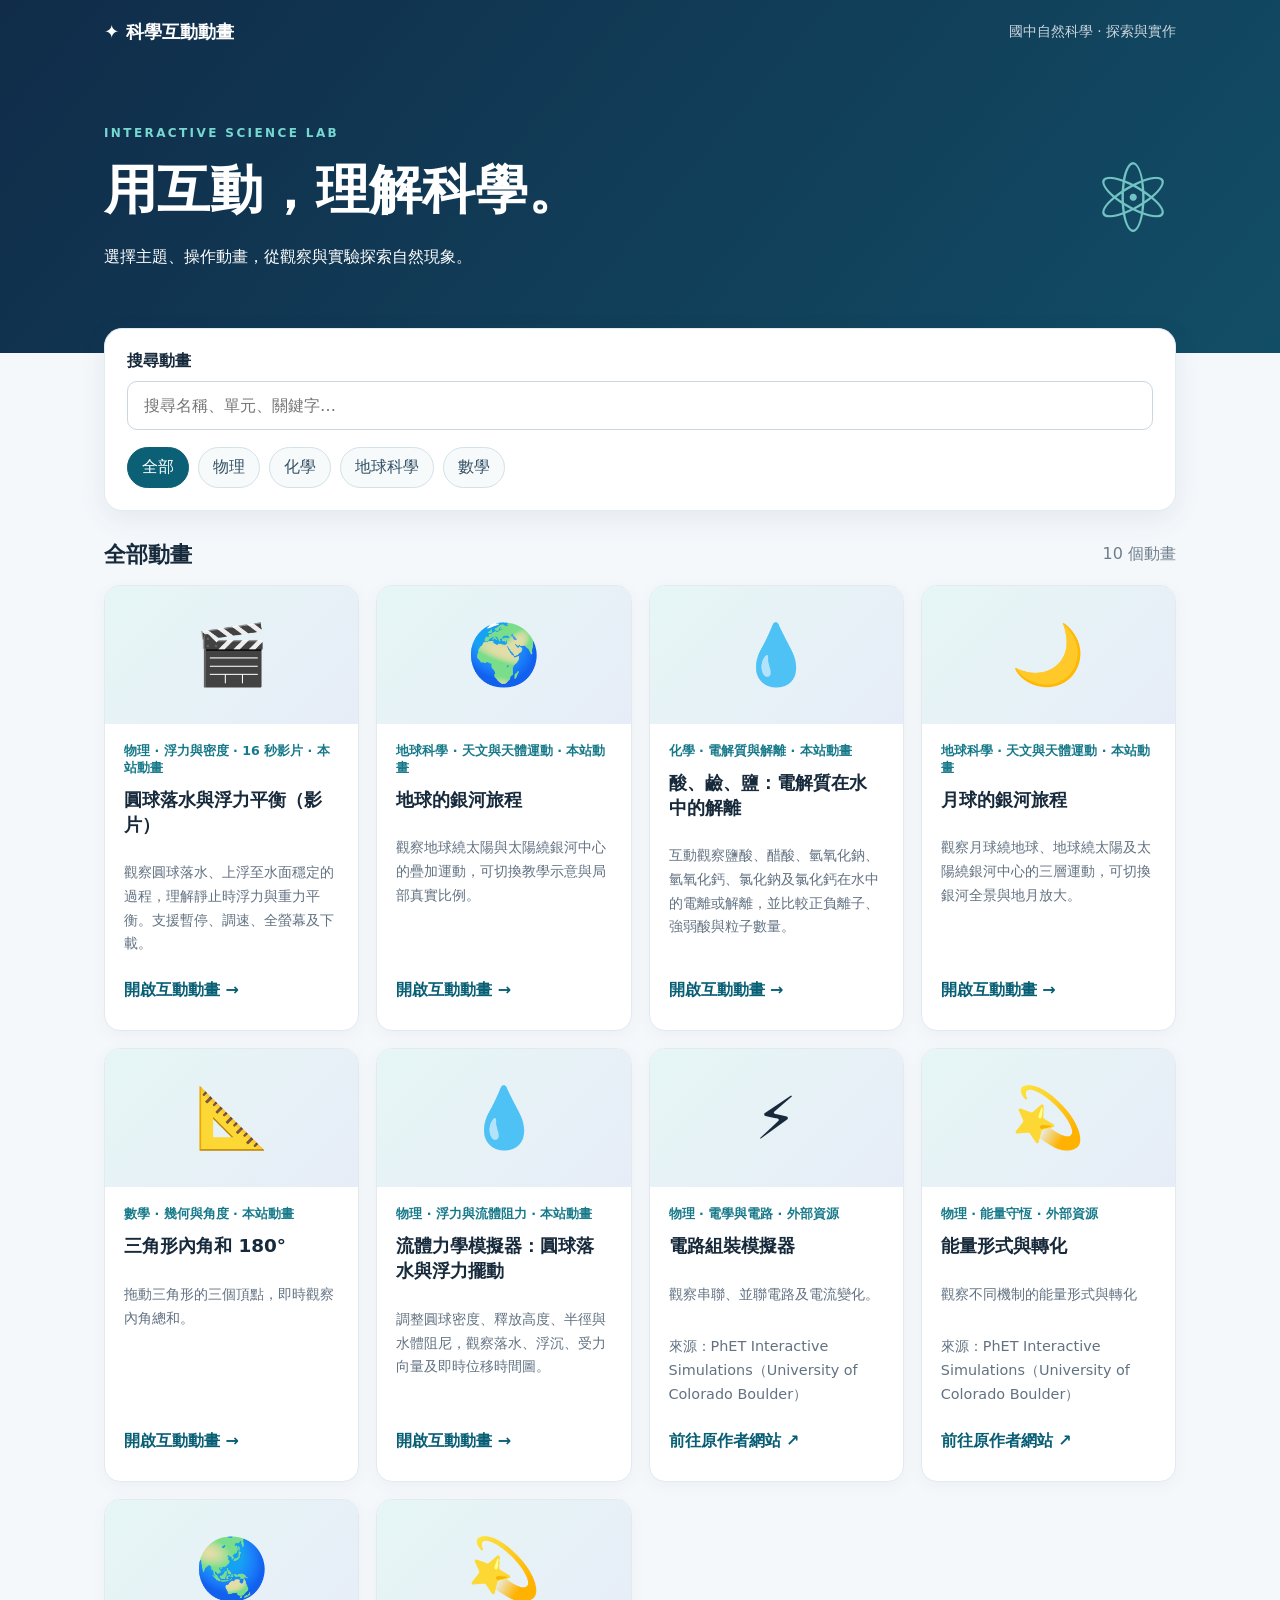
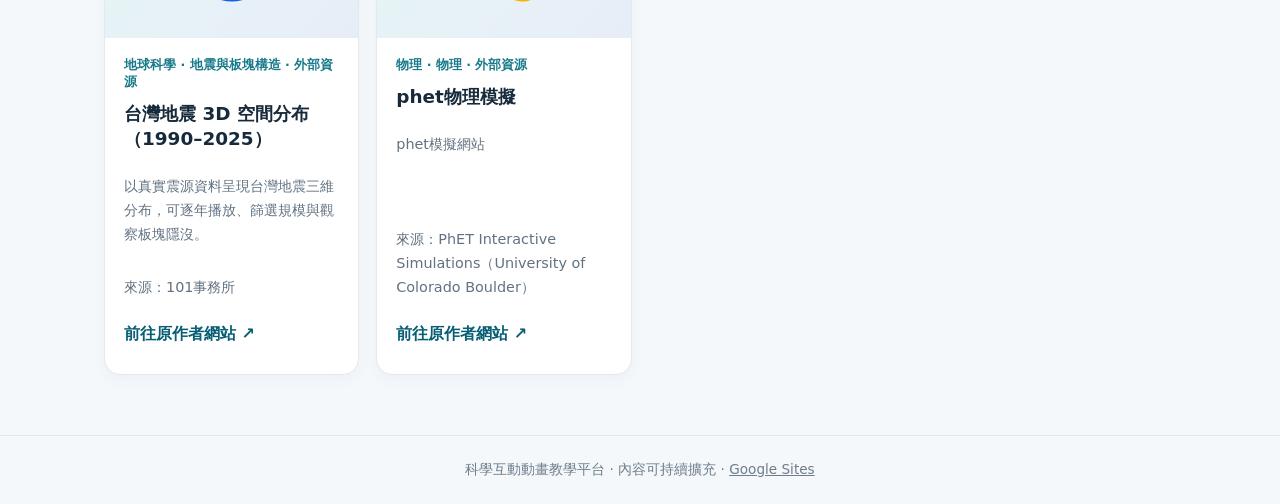
<file: index.html>
<!doctype html><html lang="zh-Hant"><head><meta charset="utf-8"><meta name="viewport" content="width=device-width,initial-scale=1"><meta name="description" content="國中科學互動動畫教學平台"><title>科學互動動畫教學平台</title><link rel="stylesheet" href="style.css"></head><body><header><div class="top"><a class="brand" href="./">✦ 科學互動動畫</a><span class="tag">國中自然科學 · 探索與實作</span></div><div class="hero"><div><p class="eyebrow">INTERACTIVE SCIENCE LAB</p><h1>用互動，理解科學。</h1><p>選擇主題、操作動畫，從觀察與實驗探索自然現象。</p></div><div class="orb" aria-hidden="true">⚛</div></div></header><main><section class="tools"><label for="search">搜尋動畫</label><input id="search" type="search" placeholder="搜尋名稱、單元、關鍵字…" autocomplete="off"><div id="filters" class="filters" aria-label="學科篩選"></div></section><div class="summary"><h2 id="section-title">全部動畫</h2><span id="count"></span></div><section id="cards" class="cards" aria-live="polite"></section><div id="empty" class="empty" hidden>目前沒有符合條件的動畫。試試其他關鍵字。</div></main><footer>科學互動動畫教學平台 · 內容可持續擴充 · <a href="https://sites.google.com/" target="_blank" rel="noopener">Google Sites</a></footer><script src="app.js" defer></script></body></html>
</file>
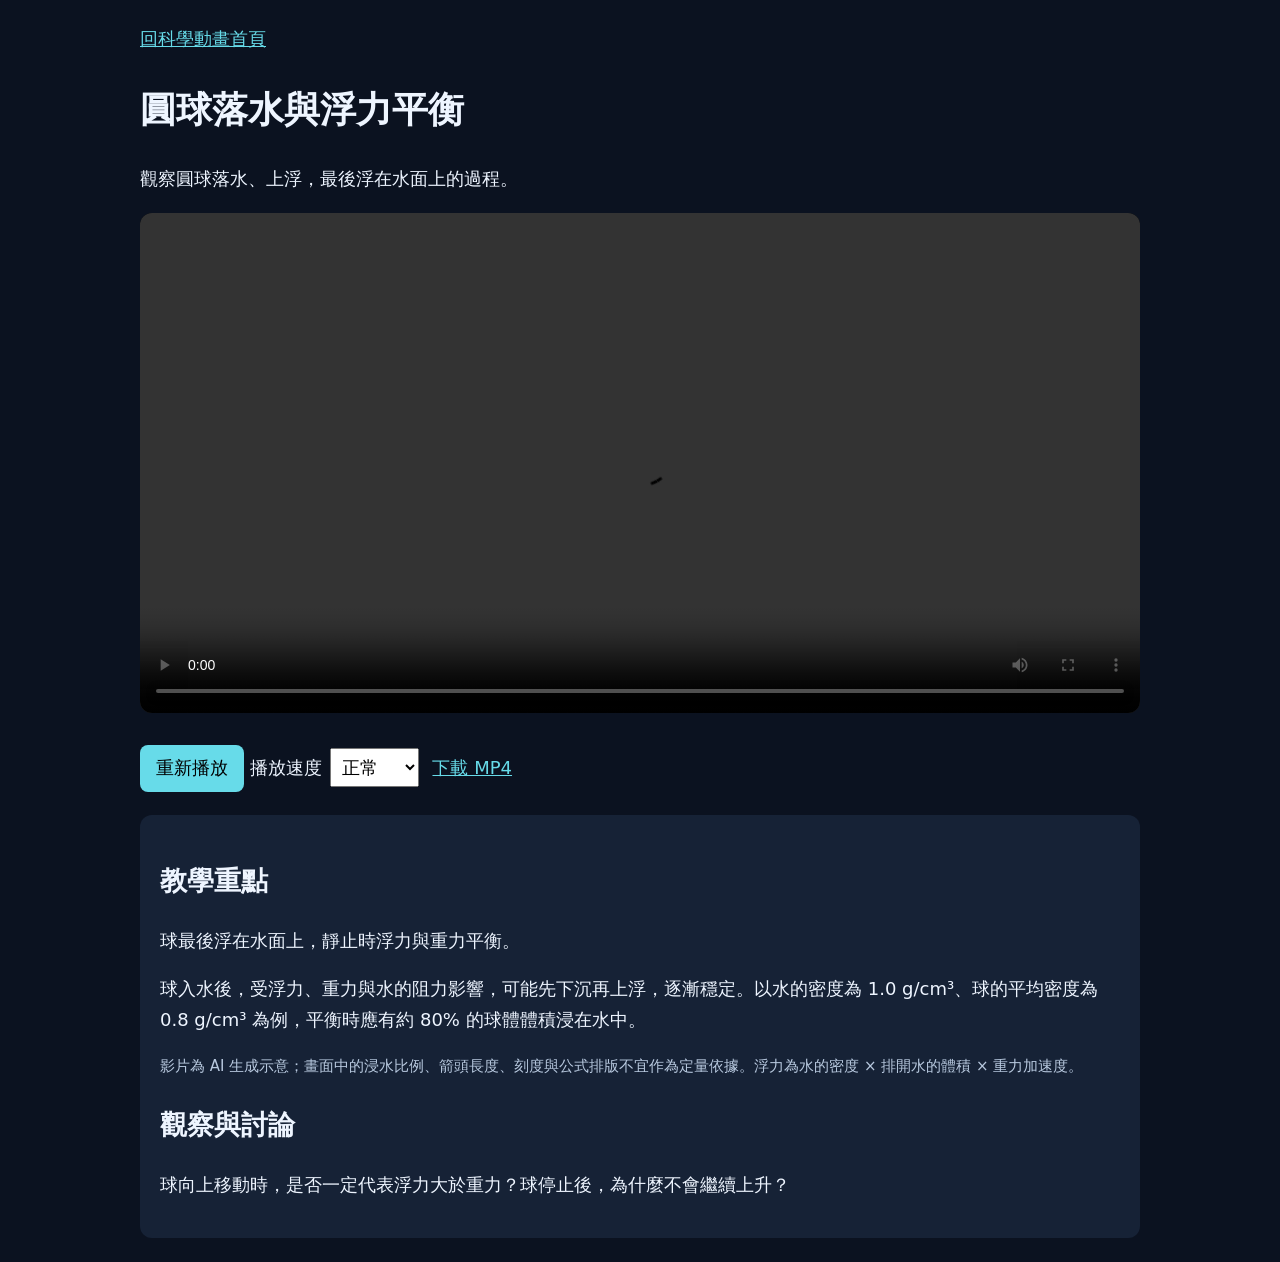
<file: animations/ball-float/index.html>
<!doctype html>
<html lang="zh-Hant"><head><meta charset="utf-8"><meta name="viewport" content="width=device-width,initial-scale=1"><title>圓球落水與浮力平衡｜科學動畫</title><style>body{margin:0;background:#0b1220;color:#eef5ff;font:18px/1.7 system-ui,"Microsoft JhengHei",sans-serif}main{max-width:1000px;margin:auto;padding:24px}a{color:#67dbe9}video{width:100%;background:#000;border-radius:12px}section{background:#162236;padding:20px;border-radius:12px;margin-top:20px}h1{font-size:clamp(25px,4vw,36px)}button{font:inherit;background:#67dbe9;border:0;border-radius:8px;padding:8px 16px;cursor:pointer}select{font:inherit;padding:7px;margin:8px}small{display:block;color:#b8c9df}</style></head><body><main><a href="../../">回科學動畫首頁</a><h1>圓球落水與浮力平衡</h1><p>觀察圓球落水、上浮，最後浮在水面上的過程。</p><video id="film" controls playsinline preload="metadata"><source src="ball_float_extended.mp4" type="video/mp4">您的瀏覽器無法播放影片，請下載觀看。</video><p><button id="replay" type="button">重新播放</button> <label>播放速度<select id="speed"><option value="0.5">0.5 倍</option><option value="1" selected>正常</option><option value="1.5">1.5 倍</option></select></label> <a href="ball_float_extended.mp4" download>下載 MP4</a></p><section><h2>教學重點</h2><p>球最後浮在水面上，靜止時浮力與重力平衡。</p><p>球入水後，受浮力、重力與水的阻力影響，可能先下沉再上浮，逐漸穩定。以水的密度為 1.0 g/cm³、球的平均密度為 0.8 g/cm³ 為例，平衡時應有約 80% 的球體體積浸在水中。</p><small>影片為 AI 生成示意；畫面中的浸水比例、箭頭長度、刻度與公式排版不宜作為定量依據。浮力為水的密度 × 排開水的體積 × 重力加速度。</small><h2>觀察與討論</h2><p>球向上移動時，是否一定代表浮力大於重力？球停止後，為什麼不會繼續上升？</p></section></main><script>const film=document.querySelector('#film');document.querySelector('#replay').onclick=()=>{film.currentTime=0;film.play().catch(()=>{})};document.querySelector('#speed').onchange=e=>{film.playbackRate=Number(e.target.value)};</script></body></html>
</file>
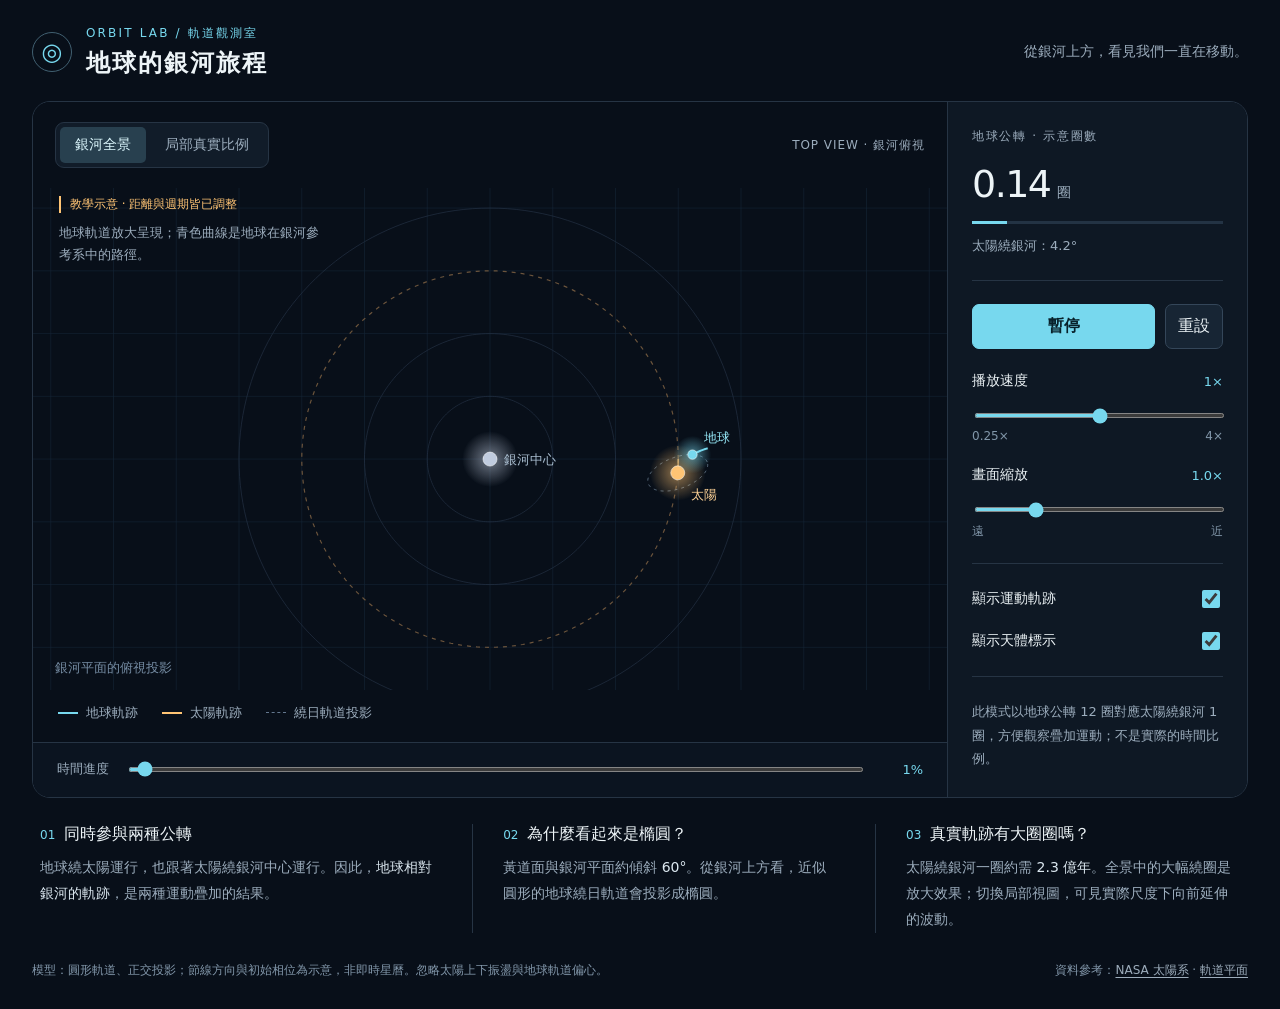
<file: animations/earth-galactic-journey.html>
<!doctype html>
<html lang="zh-Hant"><head><meta charset="utf-8"><meta name="viewport" content="width=device-width,initial-scale=1"><meta name="theme-color" content="#080f19"><title>地球的銀河旅程｜互動軌道觀測</title><meta name="description" content="從銀河系上方，觀察地球繞太陽與太陽繞銀河中心的疊加運動。可切換教學示意與局部真實比例。"><link rel="icon" type="image/svg+xml" href="data:image/svg+xml,%3Csvg xmlns='http://www.w3.org/2000/svg' viewBox='0 0 32 32'%3E%3Crect width='32' height='32' rx='8' fill='%23080f19'/%3E%3Cellipse cx='16' cy='16' rx='12' ry='7' fill='none' stroke='%2377d8ee' transform='rotate(-30 16 16)'/%3E%3Ccircle cx='16' cy='16' r='4' fill='%23ffc474'/%3E%3Ccircle cx='26' cy='10' r='3' fill='%2377d8ee'/%3E%3C/svg%3E"><style>
:root{color-scheme:dark;--bg:#080f19;--panel:#0e1824;--line:#263444;--text:#edf4f7;--muted:#9cadbd;--cyan:#77d8ee;--gold:#ffc474}*{box-sizing:border-box}body{margin:0;background:var(--bg);color:var(--text);font-family:system-ui,-apple-system,"Noto Sans TC","Microsoft JhengHei",sans-serif;font-size:16px}button,input{font:inherit}button,a,input{touch-action:manipulation}button{cursor:pointer}button:focus-visible,a:focus-visible,input:focus-visible{outline:2px solid var(--cyan);outline-offset:5px}header{max-width:1500px;margin:auto;padding:25px 32px 22px;display:flex;align-items:center;justify-content:space-between;gap:20px}.brand{display:flex;gap:14px;align-items:center}.mark{width:40px;height:40px;border:1px solid #416071;border-radius:50%;display:grid;place-items:center;color:var(--cyan);font-size:24px}.eyebrow{color:var(--cyan);font-size:12px;letter-spacing:.18em;margin-bottom:5px}h1{font-size:24px;font-weight:600;letter-spacing:.08em;margin:0}.header-note{font-size:14px;color:var(--muted)}main{max-width:1500px;margin:auto;padding:0 32px 28px}.workspace{display:grid;grid-template-columns:minmax(0,1fr) 300px;border:1px solid var(--line);border-radius:18px;overflow:hidden}.visual{min-width:0;background:#080f19;position:relative;display:flex;flex-direction:column}.viewbar{padding:20px 22px;display:flex;justify-content:space-between;gap:16px;align-items:center;z-index:1}.segmented{display:flex;background:#111c29;padding:4px;border:1px solid var(--line);border-radius:9px;gap:4px}.segmented button{border:0;background:transparent;color:var(--muted);padding:9px 15px;border-radius:5px;font-size:14px}.segmented button[aria-pressed=true]{background:#28404f;color:#def9ff}.view-label{font-size:12px;color:var(--muted);letter-spacing:.08em}.canvas-wrap{position:relative;flex:1;min-height:430px;height:min(58vw,560px)}canvas{width:100%;height:100%;display:block}.overlay{position:absolute;top:5px;left:26px;pointer-events:none}.overlay .tag{font-size:12px;color:var(--gold);display:inline-block;border-left:2px solid var(--gold);padding-left:9px}.overlay p{color:var(--muted);font-size:13px;max-width:270px;line-height:1.7;margin-top:9px}.legend{display:flex;flex-wrap:wrap;gap:24px;padding:14px 25px 20px;font-size:13px;color:var(--muted)}.legend span{display:flex;align-items:center;gap:8px}.swatch{width:20px;height:2px;background:var(--cyan)}.swatch.gold{background:var(--gold)}.swatch.dash{background:transparent;border-top:1px dashed #63778e}.sidebar{border-left:1px solid var(--line);padding:26px 24px;background:var(--panel)}.section-title{font-size:12px;letter-spacing:.14em;color:var(--muted);margin:0 0 17px}.stat-main{font-size:38px;font-weight:400;letter-spacing:-.04em;font-variant-numeric:tabular-nums}.stat-main small{font-size:14px;color:var(--muted);letter-spacing:0;margin-left:6px}.progress{height:3px;background:#233344;margin:15px 0 10px;overflow:hidden}.progress i{display:block;background:var(--cyan);height:100%;width:0}.stat-meta{font-size:13px;line-height:1.8;color:var(--muted)}.divider{border:0;border-top:1px solid var(--line);margin:23px 0}.play-row{display:flex;gap:10px}.play-row button{padding:11px 12px;border-radius:7px;border:1px solid #344659;color:var(--text);background:#172534}.play-row .primary{flex:1;background:var(--cyan);color:#08212a;border-color:var(--cyan);font-weight:600}.control{margin-top:23px}.control label{font-size:14px;display:flex;justify-content:space-between;align-items:center;margin-bottom:13px}.control output{color:var(--cyan);font-variant-numeric:tabular-nums;font-size:13px}input[type=range]{width:100%;accent-color:var(--cyan);height:5px;cursor:pointer}.range-ends{display:flex;justify-content:space-between;font-size:12px;color:#8196a9;margin-top:7px}.toggle-row{display:flex;align-items:center;justify-content:space-between;margin:18px 0;font-size:14px}.toggle-row input{width:18px;height:18px;accent-color:var(--cyan)}.note{font-size:13px;color:var(--muted);line-height:1.8;margin:0}.timeline{border-top:1px solid var(--line);padding:17px 24px 19px;display:flex;align-items:center;gap:17px;background:#0b1420}.timeline label{font-size:13px;color:var(--muted);white-space:nowrap}.timeline input{flex:1;min-width:0}.timeline output{font-size:13px;color:var(--cyan);width:40px;text-align:right;font-variant-numeric:tabular-nums}.below{display:grid;grid-template-columns:1.1fr 1fr 1fr;gap:30px;margin-top:26px}.below article{padding:0 8px}.below article+article{border-left:1px solid var(--line);padding-left:30px}.below h2{font-size:16px;font-weight:500;margin:0 0 10px}.below p{font-size:14px;color:var(--muted);line-height:1.85;margin:0}.number{color:var(--cyan);font-size:12px;font-weight:400;margin-right:9px}.below strong{font-weight:500;color:#dce8f0}footer{margin-top:27px;color:#8297aa;font-size:12px;line-height:1.8;display:flex;justify-content:space-between;gap:20px}footer a{color:#9dadbc;text-underline-offset:3px}.hidden{display:none}@media(min-width:1600px){header{padding-top:40px}.canvas-wrap{height:590px}}@media(max-width:900px){header{padding:20px}.header-note{display:none}main{padding:0 16px 24px}.workspace{grid-template-columns:minmax(0,1fr) 255px}.sidebar{padding:22px 18px}.view-label{display:none}.viewbar{padding:16px}.segmented button{padding:8px 10px}.below{gap:18px}.below article+article{padding-left:18px}.canvas-wrap{min-height:400px}}@media(max-width:680px){h1{font-size:20px}.workspace{display:flex;flex-direction:column}.canvas-wrap{min-height:360px;height:95vw;max-height:480px}.sidebar{border-left:0;border-top:1px solid var(--line);display:grid;grid-template-columns:1fr 1fr;gap:22px}.sidebar .divider{display:none}.sidebar .control{margin-top:18px}.sidebar .side-bottom{grid-column:1/-1}.toggle-group{display:flex;gap:28px}.toggle-row{gap:12px;margin:0 0 12px}.sidebar .section-title{margin-bottom:9px}.below{grid-template-columns:1fr;gap:20px}.below article+article{border-left:0;padding:0 8px}.legend{gap:16px;padding:12px 16px;font-size:12px}.overlay{left:18px}.overlay p{max-width:220px;font-size:12px}footer{display:block}.timeline{padding:17px 16px}.stat-main{font-size:32px}.viewbar{padding-bottom:10px}}@media(prefers-reduced-motion:reduce){*{scroll-behavior:auto}}
</style></head><body>
<header><div class="brand"><span class="mark" aria-hidden="true">◎</span><div><div class="eyebrow">ORBIT LAB / 軌道觀測室</div><h1>地球的銀河旅程</h1></div></div><div class="header-note">從銀河上方，看見我們一直在移動。</div></header>
<main><div class="workspace"><section class="visual" aria-label="軌道動畫"><div class="viewbar"><div class="segmented" aria-label="觀察模式"><button id="globalBtn" aria-pressed="true">銀河全景</button><button id="localBtn" aria-pressed="false">局部真實比例</button></div><span class="view-label">TOP VIEW · 銀河俯視</span></div><div class="canvas-wrap"><canvas id="space" role="img" aria-label="地球繞太陽、太陽繞銀河中心的疊加運動動畫"></canvas><div class="overlay"><span class="tag" id="modeTag">教學示意 · 距離與週期皆已調整</span><p id="viewNote">地球軌道放大呈現；青色曲線是地球在銀河參考系中的路徑。</p></div></div><div class="legend"><span><i class="swatch"></i>地球軌跡</span><span><i class="swatch gold"></i>太陽軌跡</span><span><i class="swatch dash"></i>繞日軌道投影</span></div><div class="timeline"><label for="scrub">時間進度</label><input id="scrub" type="range" min="0" max="1000" value="0"><output id="scrubOut" for="scrub">0%</output></div></section>
<aside class="sidebar"><div><p class="section-title" id="statTitle">地球公轉 · 示意圈數</p><div class="stat-main"><span id="yearValue">0.00</span><small id="yearUnit">圈</small></div><div class="progress"><i id="yearProgress"></i></div><div class="stat-meta" id="phaseValue">太陽繞銀河：0.0°</div><hr class="divider"><div class="play-row"><button class="primary" id="play">暫停</button><button id="reset" aria-label="重設動畫">重設</button></div></div><div><div class="control"><label for="speed">播放速度 <output id="speedOut">1×</output></label><input id="speed" type="range" min="0" max="4" step="1" value="2"><div class="range-ends"><span>0.25×</span><span>4×</span></div></div><div class="control"><label for="zoom">畫面縮放 <output id="zoomOut">1.0×</output></label><input id="zoom" type="range" min="0.7" max="2" step="0.1" value="1"><div class="range-ends"><span>遠</span><span>近</span></div></div><hr class="divider"></div><div class="side-bottom"><div class="toggle-group"><label class="toggle-row" for="trails">顯示運動軌跡<input id="trails" type="checkbox" checked></label><label class="toggle-row" for="labels">顯示天體標示<input id="labels" type="checkbox" checked></label></div><hr class="divider"><p class="note" id="modelNote">此模式以地球公轉 12 圈對應太陽繞銀河 1 圈，方便觀察疊加運動；不是實際的時間比例。</p></div></aside></div>
<div class="below"><article><h2><span class="number">01</span>同時參與兩種公轉</h2><p>地球繞太陽運行，也跟著太陽繞銀河中心運行。因此，<strong>地球相對銀河的軌跡</strong>，是兩種運動疊加的結果。</p></article><article><h2><span class="number">02</span>為什麼看起來是橢圓？</h2><p>黃道面與銀河平面約傾斜 <strong>60°</strong>。從銀河上方看，近似圓形的地球繞日軌道會投影成橢圓。</p></article><article><h2><span class="number">03</span>真實軌跡有大圈圈嗎？</h2><p>太陽繞銀河一圈約需 <strong>2.3 億年</strong>。全景中的大幅繞圈是放大效果；切換局部視圖，可見實際尺度下向前延伸的波動。</p></article></div>
<footer><span>模型：圓形軌道、正交投影；節線方向與初始相位為示意，非即時星曆。忽略太陽上下振盪與地球軌道偏心。</span><span>資料參考：<a href="https://science.nasa.gov/solar-system/solar-system-facts/" target="_blank" rel="noopener">NASA 太陽系</a> · <a href="https://www.nasa.gov/wp-content/uploads/2016/01/nosanov_2012_phi_ssears.pdf" target="_blank" rel="noopener">軌道平面</a></span></footer></main>
<script>
'use strict';
const $=id=>document.getElementById(id), canvas=$('space'),ctx=canvas.getContext('2d');
const TAU=2*Math.PI,tilt=Math.PI/3,nodeAngle=.35,AU_PER_YEAR=230*365.25*86400/149597870.7;
const state={mode:'global',t:0,playing:!matchMedia('(prefers-reduced-motion: reduce)').matches,speed:1,zoom:1,trails:true,labels:true};
let W=1,H=1,last=0;
function projectEarth(t,r){const p=t*TAU,x=r*Math.cos(p),y=r*Math.sin(p)*Math.cos(tilt);return{x:x*Math.cos(nodeAngle)-y*Math.sin(nodeAngle),y:x*Math.sin(nodeAngle)+y*Math.cos(nodeAngle)}}
function positions(t){const local=state.mode==='local',a=-TAU*t/12,sun=local?{x:AU_PER_YEAR*t,y:0}:{x:240*Math.cos(a),y:240*Math.sin(a)},e=projectEarth(t,local?1:40);return{sun,earth:{x:sun.x+e.x,y:sun.y+e.y}}}
function limit(){return state.mode==='global'?12:4}
function resize(){const box=canvas.getBoundingClientRect();W=box.width;H=box.height;const dpr=Math.min(devicePixelRatio||1,2);canvas.width=Math.round(W*dpr);canvas.height=Math.round(H*dpr);ctx.setTransform(dpr,0,0,dpr,0,0);draw()}
function setMode(mode){state.mode=mode;state.t=0;state.zoom=1;$('zoom').value='1';$('zoomOut').textContent='1.0×';sync();draw()}
function sync(){const local=state.mode==='local';$('globalBtn').setAttribute('aria-pressed',String(!local));$('localBtn').setAttribute('aria-pressed',String(local));$('play').textContent=state.playing?'暫停':'播放';$('yearValue').textContent=state.t.toFixed(2);$('yearUnit').textContent=local?'年':'圈';$('statTitle').textContent=local?'經過時間 · 地球年':'地球公轉 · 示意圈數';$('yearProgress').style.width=(state.t%1*100)+'%';$('phaseValue').textContent=local?'太陽已前進 '+(state.t*AU_PER_YEAR).toFixed(1)+' AU':'太陽繞銀河：'+(state.t/12*360).toFixed(1)+'°';$('scrub').value=state.t/limit()*1000;$('scrubOut').textContent=Math.round(state.t/limit()*100)+'%';$('modeTag').textContent=local?'局部視圖 · 位移與時間採一致比例':'教學示意 · 距離與週期皆已調整';$('viewNote').textContent=local?'鏡頭跟隨太陽；軌跡保留銀河參考系的位移。天體圓點大小仍放大。':'地球軌道放大呈現；青色曲線是地球在銀河參考系中的路徑。';$('modelNote').textContent=local?'採太陽速度約 230 km/s、地球軌道半徑 1 AU、週期 1 年。太陽每年前進約 48.5 AU；短時間內以直線近似其銀河軌道。':'此模式以地球公轉 12 圈對應太陽繞銀河 1 圈，方便觀察疊加運動；不是實際的時間比例。'}
function stroke(points,color,width=1,dash=[]){if(!points.length)return;ctx.beginPath();ctx.setLineDash(dash);ctx.strokeStyle=color;ctx.lineWidth=width;points.forEach((p,i)=>i?ctx.lineTo(p.x,p.y):ctx.moveTo(p.x,p.y));ctx.stroke();ctx.setLineDash([])}
function label(text,x,y,color='#a9bdcf'){ctx.fillStyle=color;ctx.font='13px system-ui, sans-serif';ctx.fillText(text,Math.min(W-ctx.measureText(text).width-10,Math.max(10,x)),Math.max(18,Math.min(H-12,y)))}
function body(p,r,color){const g=ctx.createRadialGradient(p.x,p.y,0,p.x,p.y,r*4);g.addColorStop(0,color+'90');g.addColorStop(1,color+'00');ctx.fillStyle=g;ctx.beginPath();ctx.arc(p.x,p.y,r*4,0,TAU);ctx.fill();ctx.beginPath();ctx.arc(p.x,p.y,r,0,TAU);ctx.fillStyle=color;ctx.fill();ctx.strokeStyle='#ffffff88';ctx.lineWidth=1;ctx.stroke()}
function draw(){ctx.clearRect(0,0,W,H);const local=state.mode==='local',P=positions(state.t),scale=(local?W/85:Math.min(W/690,H/640))*state.zoom,cx=local?W*.75:W*.5,cy=local?H*.57:H*.54;
const screen=p=>({x:cx+(p.x-(local?P.sun.x:0))*scale,y:cy-p.y*scale});
// A fixed coordinate grid gives the orbit diagram a readable scale.
ctx.strokeStyle='#152536';ctx.lineWidth=.6;const spacing=local?10*scale:80*scale,offset=local?((cx-P.sun.x*scale)%spacing+spacing)%spacing:cx%spacing;
for(let x=offset;x<W;x+=spacing){ctx.beginPath();ctx.moveTo(x,0);ctx.lineTo(x,H);ctx.stroke()}for(let y=cy%spacing;y<H;y+=spacing){ctx.beginPath();ctx.moveTo(0,y);ctx.lineTo(W,y);ctx.stroke()}
if(!local){for(const radius of [80,160,240,320]){const pts=[];for(let a=0;a<=TAU+.01;a+=TAU/180)pts.push(screen({x:radius*Math.cos(a),y:radius*Math.sin(a)}));stroke(pts,radius===240?'#6b543c':'#243144',radius===240?1.2:.7,radius===240?[4,5]:[])}const c=screen({x:0,y:0});body(c,7,'#c1ccdf');if(state.labels)label('銀河中心',c.x+14,c.y+5);}
const orbit=[];for(let i=0;i<=180;i++){const e=projectEarth(i/180,local?1:40);orbit.push(screen({x:P.sun.x+e.x,y:P.sun.y+e.y}))}stroke(orbit,'#8fa8be99',1,[3,4]);
if(state.trails&&state.t>0){const sun=[],earth=[],start=local?Math.max(0,state.t-2):0,count=Math.max(2,Math.ceil((state.t-start)*160));for(let i=0;i<=count;i++){const p=positions(start+(state.t-start)*i/count);sun.push(screen(p.sun));earth.push(screen(p.earth))}stroke(sun,'#ffc47499',1.7);stroke(earth,'#77d8ee',2);}
const s=screen(P.sun),e=screen(P.earth);body(s,local?5:7,'#ffc474');body(e,local?3.5:4.7,'#77d8ee');if(state.labels){label('太陽',s.x+13,s.y+26,'#ffd397');label('地球',e.x+12,e.y-13,'#95e7f6')}
if(local){const bar=10*scale;ctx.strokeStyle='#7b95ac';ctx.beginPath();ctx.moveTo(25,H-35);ctx.lineTo(25+bar,H-35);ctx.moveTo(25,H-39);ctx.lineTo(25,H-31);ctx.moveTo(25+bar,H-39);ctx.lineTo(25+bar,H-31);ctx.stroke();label('10 AU（地日距離的 10 倍）',25,H-47);label('太陽前進方向 →',W-155,H-20)}else label('銀河平面的俯視投影',22,H-18,'#768da4');}
function frame(now){if(last&&state.playing){state.t=Math.min(limit(),state.t+Math.min((now-last)/1000,.1)*state.speed/8);if(state.t>=limit())state.playing=false;}last=now;sync();draw();requestAnimationFrame(frame)}
$('globalBtn').onclick=()=>setMode('global');$('localBtn').onclick=()=>setMode('local');$('play').onclick=()=>{if(state.t>=limit())state.t=0;state.playing=!state.playing;sync()};$('reset').onclick=()=>{state.t=0;sync();draw()};$('speed').oninput=e=>{state.speed=[.25,.5,1,2,4][Number(e.target.value)];$('speedOut').textContent=state.speed+'×'};$('zoom').oninput=e=>{state.zoom=Number(e.target.value);$('zoomOut').textContent=state.zoom.toFixed(1)+'×';draw()};$('trails').onchange=e=>{state.trails=e.target.checked;draw()};$('labels').onchange=e=>{state.labels=e.target.checked;draw()};$('scrub').oninput=e=>{state.t=Number(e.target.value)/1000*limit();state.playing=false;sync();draw()};document.addEventListener('visibilitychange',()=>{last=0});
// Optional browser agent controls use the exact same state as the interface.
if(document.modelContext?.registerTool){try{Promise.resolve(document.modelContext.registerTool({name:'configure_orbit_simulation',description:'設定軌道動畫的視圖、時間與播放狀態。',inputSchema:{type:'object',properties:{mode:{type:'string',enum:['global','local']},time:{type:'number',minimum:0,maximum:12},playing:{type:'boolean'}},additionalProperties:false},annotations:{readOnlyHint:false,untrustedContentHint:false},execute(input){if(!input||typeof input!=='object'||Object.keys(input).some(k=>!['mode','time','playing'].includes(k)))throw new Error('無效設定');const mode=input.mode??state.mode;if(!['global','local'].includes(mode)||input.playing!==undefined&&typeof input.playing!=='boolean'||input.time!==undefined&&(!Number.isFinite(input.time)||input.time<0||input.time>(mode==='global'?12:4)))throw new Error('視圖或時間超出範圍');if(input.mode)setMode(input.mode);if(input.time!==undefined)state.t=input.time;if(input.playing!==undefined)state.playing=input.playing;sync();draw();return{mode:state.mode,time:state.t,playing:state.playing}}})).catch(()=>{})}catch{}}
new ResizeObserver(resize).observe(canvas.parentElement);resize();sync();requestAnimationFrame(frame);
</script></body></html>
</file>
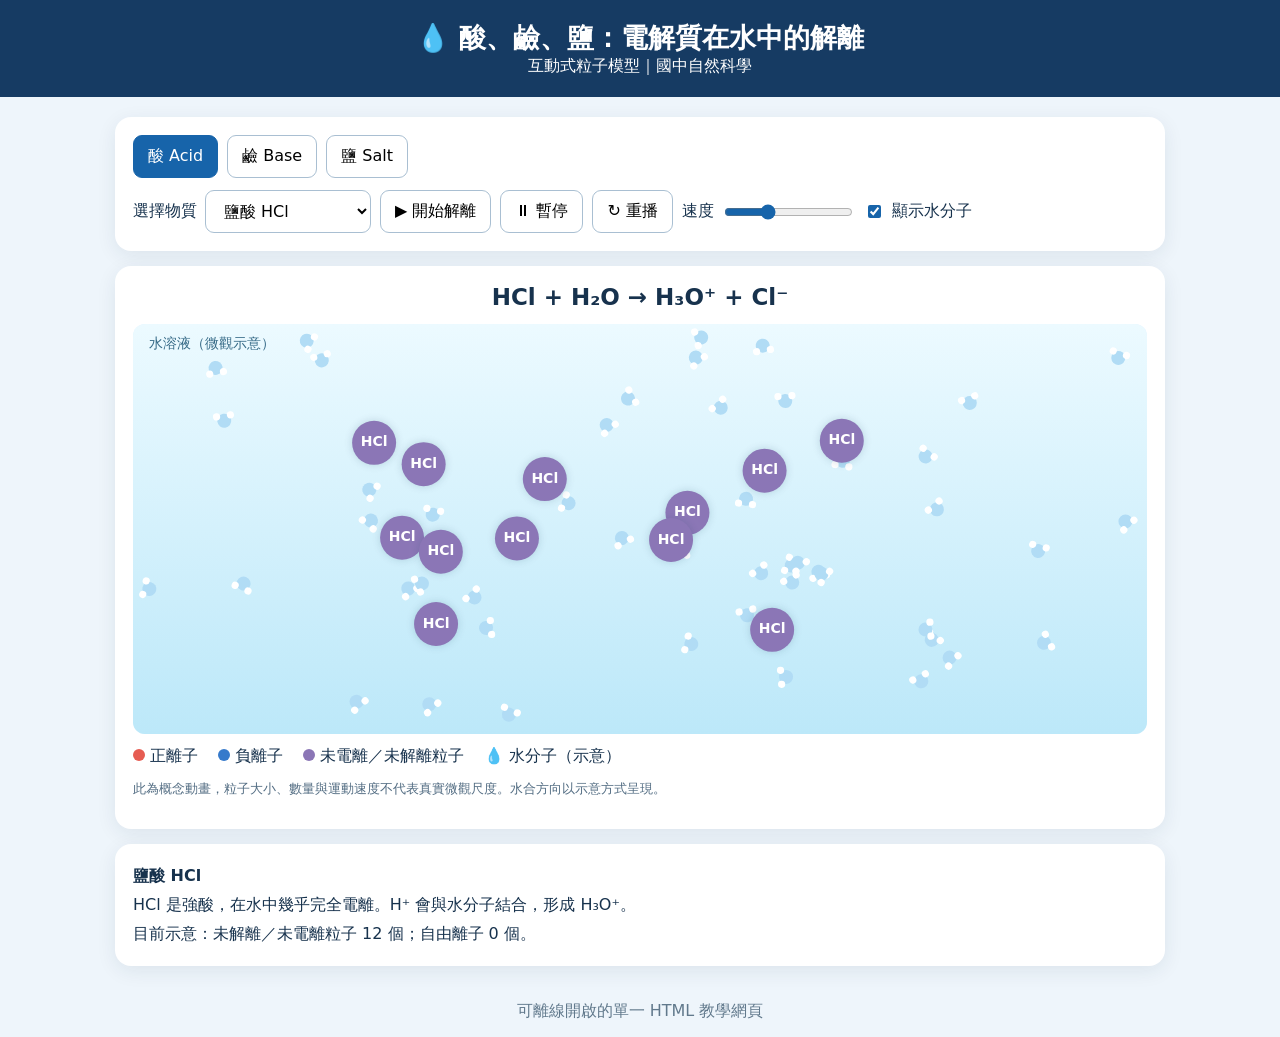
<file: animations/electrolyte-dissociation.html>
<!doctype html><html lang="zh-Hant"><head><meta charset="utf-8"><meta name="viewport" content="width=device-width,initial-scale=1"><title>酸鹼鹽電解質解離互動動畫</title><style>body{margin:0;font-family:system-ui,'Microsoft JhengHei',sans-serif;background:#eef5fb;color:#17324d}header{background:#163b63;color:white;padding:20px;text-align:center}h1{margin:0;font-size:27px}main{max-width:1050px;margin:20px auto;padding:0 16px}.panel{background:white;border-radius:16px;padding:18px;margin-bottom:15px;box-shadow:0 5px 20px #17324d15}.tabs,.controls{display:flex;gap:9px;flex-wrap:wrap;align-items:center}button,select{font:inherit;border:1px solid #a9bfd2;border-radius:9px;padding:10px 14px;background:white;cursor:pointer}button.active{background:#1764aa;color:white;border-color:#1764aa}button:hover{filter:brightness(.95)}label{display:flex;align-items:center;gap:8px}input{accent-color:#1764aa}canvas{width:100%;height:410px;border-radius:12px;background:#e1f5ff;display:block}.eq{font-size:23px;font-weight:700;text-align:center;min-height:40px}.info{line-height:1.8}.legend{display:flex;gap:20px;flex-wrap:wrap}.dot{display:inline-block;width:12px;height:12px;border-radius:50%;margin-right:5px}.pos{background:#e65c52}.neg{background:#367acb}.neutral{background:#8b76b6}.small{font-size:13px;color:#536d83}footer{text-align:center;padding:15px;color:#61798c}@media(max-width:600px){canvas{height:350px}.eq{font-size:18px}}</style></head><body><header><h1>💧 酸、鹼、鹽：電解質在水中的解離</h1><div>互動式粒子模型｜國中自然科學</div></header><main><section class="panel"><div class="tabs" id="tabs"><button data-cat="acid" class="active">酸 Acid</button><button data-cat="base">鹼 Base</button><button data-cat="salt">鹽 Salt</button></div><div class="controls" style="margin-top:12px"><label>選擇物質 <select id="substance"></select></label><button id="play">▶ 開始解離</button><button id="pause">⏸ 暫停</button><button id="reset">↻ 重播</button><label>速度 <input id="speed" type="range" min="0.3" max="2.5" step="0.1" value="1"></label><label><input id="water" type="checkbox" checked>顯示水分子</label></div></section><section class="panel"><div class="eq" id="equation"></div><canvas id="scene"></canvas><div class="legend" style="margin-top:12px"><span><i class="dot pos"></i>正離子</span><span><i class="dot neg"></i>負離子</span><span><i class="dot neutral"></i>未電離／未解離粒子</span><span>💧 水分子（示意）</span></div><p class="small">此為概念動畫，粒子大小、數量與運動速度不代表真實微觀尺度。水合方向以示意方式呈現。</p></section><section class="panel info"><strong id="heading"></strong><div id="description"></div><div id="count"></div></section></main><footer>可離線開啟的單一 HTML 教學網頁</footer><script>
const substances={acid:[{name:'鹽酸 HCl',eq:'HCl + H₂O → H₃O⁺ + Cl⁻',formula:'HCl',ions:[['H₃O⁺',1],['Cl⁻',-1]],rate:1,note:'HCl 是強酸，在水中幾乎完全電離。H⁺ 會與水分子結合，形成 H₃O⁺。'},{name:'醋酸 CH₃COOH',eq:'CH₃COOH + H₂O ⇌ H₃O⁺ + CH₃COO⁻',formula:'CH₃COOH',ions:[['H₃O⁺',1],['CH₃COO⁻',-1]],rate:.22,note:'醋酸是弱酸，只有部分分子電離，未電離分子與離子共存，形成動態平衡。'}],base:[{name:'氫氧化鈉 NaOH',eq:'NaOH → Na⁺ + OH⁻',formula:'NaOH',ions:[['Na⁺',1],['OH⁻',-1]],rate:1,note:'NaOH 是強鹼、離子化合物，在水中溶解並解離為 Na⁺ 和 OH⁻。'},{name:'氫氧化鈣 Ca(OH)₂',eq:'Ca(OH)₂ → Ca²⁺ + 2OH⁻',formula:'Ca(OH)₂',ions:[['Ca²⁺',2],['OH⁻',-1],['OH⁻',-1]],rate:1,note:'已溶解的 Ca(OH)₂ 幾乎完全解離；每個化學式單位產生一個 Ca²⁺ 與兩個 OH⁻。注意其在水中的溶解度有限。'}],salt:[{name:'氯化鈉 NaCl',eq:'NaCl → Na⁺ + Cl⁻',formula:'NaCl',ions:[['Na⁺',1],['Cl⁻',-1]],rate:1,note:'NaCl 是離子化合物，晶體溶解時，原有的 Na⁺ 與 Cl⁻ 分散到水中並受到水分子包圍。'},{name:'氯化鈣 CaCl₂',eq:'CaCl₂ → Ca²⁺ + 2Cl⁻',formula:'CaCl₂',ions:[['Ca²⁺',2],['Cl⁻',-1],['Cl⁻',-1]],rate:1,note:'CaCl₂ 溶於水時，一個化學式單位形成一個 Ca²⁺ 與兩個 Cl⁻，總電荷仍為零。'}]};
const canvas=document.getElementById('scene'),ctx=canvas.getContext('2d');let cat='acid',idx=0,particles=[],waters=[],playing=false,elapsed=0,last=0,speed=1,showWater=true;const N=12;
function current(){return substances[cat][idx]}function fit(){let r=canvas.getBoundingClientRect(),d=window.devicePixelRatio||1;canvas.width=r.width*d;canvas.height=r.height*d;ctx.setTransform(d,0,0,d,0,0)}function dims(){return {w:canvas.clientWidth,h:canvas.clientHeight}}function rand(a,b){return a+Math.random()*(b-a)}
function reset(){particles=[];waters=[];elapsed=0;playing=false;let {w,h}=dims(),s=current();for(let i=0;i<N;i++){let x=rand(w*.23,w*.77),y=rand(h*.25,h*.75);particles.push({x,y,vx:rand(-.22,.22),vy:rand(-.22,.22),label:s.formula,charge:0,group:i,split:false,willSplit:Math.random()<s.rate,at:rand(.5,5.2),r:22})}for(let i=0;i<48;i++)waters.push({x:rand(12,w-12),y:rand(12,h-12),vx:rand(-.22,.22),vy:rand(-.22,.22),angle:rand(0,6.28)});updateCount();draw()}
function split(p){let s=current();p.split=true;p.hidden=true;let {w,h}=dims();for(let [label,charge] of s.ions){let a=rand(0,6.28);particles.push({x:p.x+Math.cos(a)*14,y:p.y+Math.sin(a)*14,vx:Math.cos(a)*rand(.45,.9),vy:Math.sin(a)*rand(.45,.9),label,charge,group:p.group,split:true,r:label.length>5?23:20})}}
function move(p,dt,w,h){p.x+=p.vx*dt*speed;p.y+=p.vy*dt*speed;let m=32;if(p.x<m||p.x>w-m)p.vx*=-1;if(p.y<m||p.y>h-m)p.vy*=-1;p.x=Math.max(m,Math.min(w-m,p.x));p.y=Math.max(m,Math.min(h-m,p.y))}
function circle(x,y,r,fill){ctx.beginPath();ctx.arc(x,y,r,0,Math.PI*2);ctx.fillStyle=fill;ctx.fill()}
function draw(){let {w,h}=dims();ctx.clearRect(0,0,w,h);let grad=ctx.createLinearGradient(0,0,0,h);grad.addColorStop(0,'#ecfaff');grad.addColorStop(1,'#bce8f9');ctx.fillStyle=grad;ctx.fillRect(0,0,w,h);ctx.fillStyle='#366a87';ctx.font='14px system-ui';ctx.fillText('水溶液（微觀示意）',16,24);if(showWater)for(let a of waters){ctx.save();ctx.translate(a.x,a.y);ctx.rotate(a.angle);circle(0,0,7,'#b1dcf5');circle(-7,5,3.6,'#ffffff');circle(7,5,3.6,'#ffffff');ctx.restore()}for(let p of particles){if(p.hidden)continue;let fill=p.charge>0?'#e65c52':p.charge<0?'#367acb':'#8b76b6';ctx.shadowColor='#234a6a33';ctx.shadowBlur=8;circle(p.x,p.y,p.r,fill);ctx.shadowBlur=0;ctx.textAlign='center';ctx.textBaseline='middle';ctx.fillStyle='white';ctx.font=`bold ${p.label.length>6?10:p.label.length>4?12:14}px system-ui`;ctx.fillText(p.label,p.x,p.y);if(showWater&&p.charge!==0){for(let k=0;k<4;k++){let a=k*Math.PI/2+elapsed*.12,dx=Math.cos(a)*33,dy=Math.sin(a)*33;ctx.save();ctx.translate(p.x+dx,p.y+dy);ctx.rotate(a+(p.charge>0?Math.PI:0));circle(-4,0,3.4,'#ffffff');circle(4,0,3.4,'#ffffff');circle(0,4,6,'#84bfe5');ctx.restore()}}}ctx.textAlign='left';ctx.textBaseline='alphabetic'}
function updateCount(){let base=particles.filter(p=>!p.hidden&&p.charge===0).length,ions=particles.filter(p=>!p.hidden&&p.charge!==0).length;document.getElementById('count').textContent=`目前示意：未解離／未電離粒子 ${base} 個；自由離子 ${ions} 個。`}
function tick(t){if(!last)last=t;let dt=Math.min((t-last)/16.67,3);last=t;if(playing){elapsed+=dt*.01667*speed;let {w,h}=dims();for(let p of [...particles]){if(p.hidden)continue;if(!p.split&&p.willSplit&&elapsed>p.at)split(p);else move(p,dt,w,h)}for(let a of waters){a.x+=a.vx*dt*speed;a.y+=a.vy*dt*speed;a.angle+=.004*dt;if(a.x<8||a.x>w-8)a.vx*=-1;if(a.y<8||a.y>h-8)a.vy*=-1}updateCount()}draw();requestAnimationFrame(tick)}
function render(){let sel=document.getElementById('substance');sel.innerHTML='';substances[cat].forEach((s,i)=>{let o=document.createElement('option');o.value=i;o.textContent=s.name;sel.append(o)});sel.value=idx;let s=current();document.getElementById('equation').textContent=s.eq;document.getElementById('heading').textContent=s.name;document.getElementById('description').textContent=s.note;reset()}
document.querySelectorAll('[data-cat]').forEach(b=>b.onclick=()=>{cat=b.dataset.cat;idx=0;document.querySelectorAll('[data-cat]').forEach(x=>x.classList.toggle('active',x===b));render()});document.getElementById('substance').onchange=e=>{idx=+e.target.value;render()};document.getElementById('play').onclick=()=>playing=true;document.getElementById('pause').onclick=()=>playing=false;document.getElementById('reset').onclick=()=>{reset();playing=true};document.getElementById('speed').oninput=e=>speed=+e.target.value;document.getElementById('water').onchange=e=>showWater=e.target.checked;window.addEventListener('resize',()=>{fit();reset()});fit();render();requestAnimationFrame(tick);
</script></body></html>
</file>
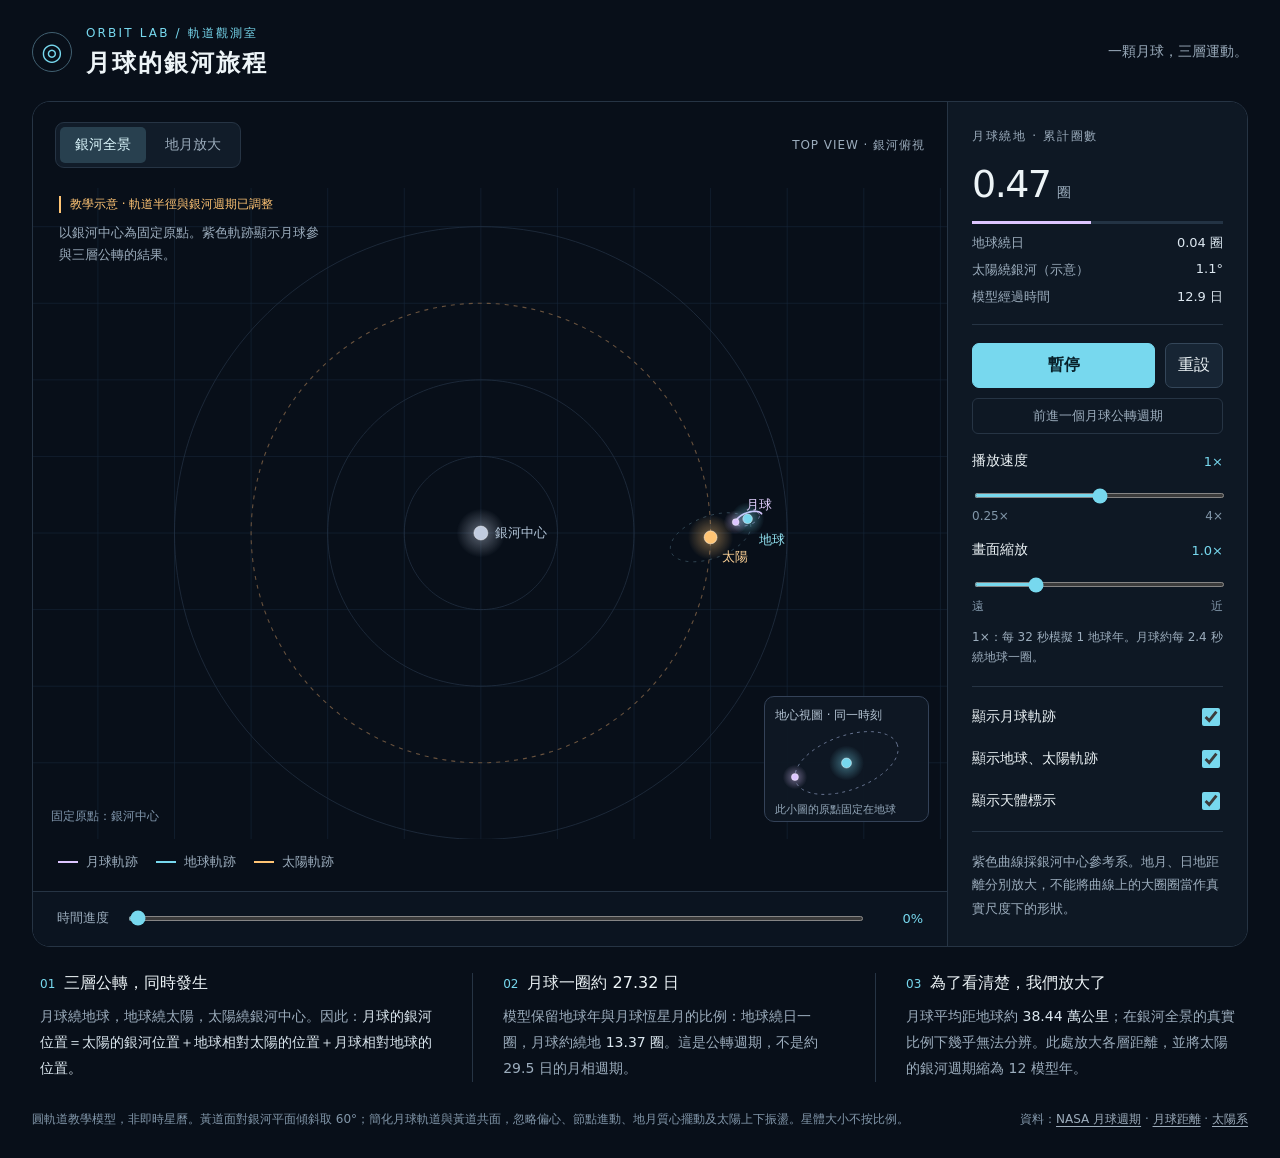
<file: animations/moon-galactic-journey.html>
<!doctype html><html lang="zh-Hant"><head><meta charset="utf-8"><meta name="viewport" content="width=device-width,initial-scale=1"><meta name="theme-color" content="#080f19"><title>月球的銀河旅程｜三層軌道互動動畫</title><meta name="description" content="銀河中心參考系下，月球繞地球、地球繞太陽、太陽繞銀河的疊加運動。單檔離線互動模型。"><link rel="icon" type="image/svg+xml" href="data:image/svg+xml,%3Csvg xmlns='http://www.w3.org/2000/svg' viewBox='0 0 32 32'%3E%3Crect width='32' height='32' rx='8' fill='%23080f19'/%3E%3Cellipse cx='16' cy='16' rx='12' ry='7' fill='none' stroke='%2377d8ee'/%3E%3Ccircle cx='16' cy='16' r='4' fill='%2377d8ee'/%3E%3Ccircle cx='27' cy='13' r='3' fill='%23ddc5ff'/%3E%3C/svg%3E"><style>
:root{color-scheme:dark;--bg:#080f19;--panel:#0e1824;--line:#263444;--text:#edf4f7;--muted:#9cadbd;--cyan:#77d8ee;--gold:#ffc474}*{box-sizing:border-box}body{margin:0;background:var(--bg);color:var(--text);font-family:system-ui,-apple-system,"Noto Sans TC","Microsoft JhengHei",sans-serif;font-size:16px}button,input{font:inherit}button,a,input{touch-action:manipulation}button{cursor:pointer}button:focus-visible,a:focus-visible,input:focus-visible{outline:2px solid var(--cyan);outline-offset:5px}header{max-width:1500px;margin:auto;padding:25px 32px 22px;display:flex;align-items:center;justify-content:space-between;gap:20px}.brand{display:flex;gap:14px;align-items:center}.mark{width:40px;height:40px;border:1px solid #416071;border-radius:50%;display:grid;place-items:center;color:var(--cyan);font-size:24px}.eyebrow{color:var(--cyan);font-size:12px;letter-spacing:.18em;margin-bottom:5px}h1{font-size:24px;font-weight:600;letter-spacing:.08em;margin:0}.header-note{font-size:14px;color:var(--muted)}main{max-width:1500px;margin:auto;padding:0 32px 28px}.workspace{display:grid;grid-template-columns:minmax(0,1fr) 300px;border:1px solid var(--line);border-radius:18px;overflow:hidden}.visual{min-width:0;background:#080f19;position:relative;display:flex;flex-direction:column}.viewbar{padding:20px 22px;display:flex;justify-content:space-between;gap:16px;align-items:center;z-index:1}.segmented{display:flex;background:#111c29;padding:4px;border:1px solid var(--line);border-radius:9px;gap:4px}.segmented button{border:0;background:transparent;color:var(--muted);padding:9px 15px;border-radius:5px;font-size:14px}.segmented button[aria-pressed=true]{background:#28404f;color:#def9ff}.view-label{font-size:12px;color:var(--muted);letter-spacing:.08em}.canvas-wrap{position:relative;flex:1;min-height:430px;height:min(58vw,560px)}canvas{width:100%;height:100%;display:block}.overlay{position:absolute;top:5px;left:26px;pointer-events:none}.overlay .tag{font-size:12px;color:var(--gold);display:inline-block;border-left:2px solid var(--gold);padding-left:9px}.overlay p{color:var(--muted);font-size:13px;max-width:270px;line-height:1.7;margin-top:9px}.legend{display:flex;flex-wrap:wrap;gap:24px;padding:14px 25px 20px;font-size:13px;color:var(--muted)}.legend span{display:flex;align-items:center;gap:8px}.swatch{width:20px;height:2px;background:var(--cyan)}.swatch.gold{background:var(--gold)}.swatch.dash{background:transparent;border-top:1px dashed #63778e}.sidebar{border-left:1px solid var(--line);padding:26px 24px;background:var(--panel)}.section-title{font-size:12px;letter-spacing:.14em;color:var(--muted);margin:0 0 17px}.stat-main{font-size:38px;font-weight:400;letter-spacing:-.04em;font-variant-numeric:tabular-nums}.stat-main small{font-size:14px;color:var(--muted);letter-spacing:0;margin-left:6px}.progress{height:3px;background:#233344;margin:15px 0 10px;overflow:hidden}.progress i{display:block;background:var(--cyan);height:100%;width:0}.stat-meta{font-size:13px;line-height:1.8;color:var(--muted)}.divider{border:0;border-top:1px solid var(--line);margin:23px 0}.play-row{display:flex;gap:10px}.play-row button{padding:11px 12px;border-radius:7px;border:1px solid #344659;color:var(--text);background:#172534}.play-row .primary{flex:1;background:var(--cyan);color:#08212a;border-color:var(--cyan);font-weight:600}.control{margin-top:23px}.control label{font-size:14px;display:flex;justify-content:space-between;align-items:center;margin-bottom:13px}.control output{color:var(--cyan);font-variant-numeric:tabular-nums;font-size:13px}input[type=range]{width:100%;accent-color:var(--cyan);height:5px;cursor:pointer}.range-ends{display:flex;justify-content:space-between;font-size:12px;color:#8196a9;margin-top:7px}.toggle-row{display:flex;align-items:center;justify-content:space-between;margin:18px 0;font-size:14px}.toggle-row input{width:18px;height:18px;accent-color:var(--cyan)}.note{font-size:13px;color:var(--muted);line-height:1.8;margin:0}.timeline{border-top:1px solid var(--line);padding:17px 24px 19px;display:flex;align-items:center;gap:17px;background:#0b1420}.timeline label{font-size:13px;color:var(--muted);white-space:nowrap}.timeline input{flex:1;min-width:0}.timeline output{font-size:13px;color:var(--cyan);width:40px;text-align:right;font-variant-numeric:tabular-nums}.below{display:grid;grid-template-columns:1.1fr 1fr 1fr;gap:30px;margin-top:26px}.below article{padding:0 8px}.below article+article{border-left:1px solid var(--line);padding-left:30px}.below h2{font-size:16px;font-weight:500;margin:0 0 10px}.below p{font-size:14px;color:var(--muted);line-height:1.85;margin:0}.number{color:var(--cyan);font-size:12px;font-weight:400;margin-right:9px}.below strong{font-weight:500;color:#dce8f0}footer{margin-top:27px;color:#8297aa;font-size:12px;line-height:1.8;display:flex;justify-content:space-between;gap:20px}footer a{color:#9dadbc;text-underline-offset:3px}.hidden{display:none}@media(min-width:1600px){header{padding-top:40px}.canvas-wrap{height:590px}}@media(max-width:900px){header{padding:20px}.header-note{display:none}main{padding:0 16px 24px}.workspace{grid-template-columns:minmax(0,1fr) 255px}.sidebar{padding:22px 18px}.view-label{display:none}.viewbar{padding:16px}.segmented button{padding:8px 10px}.below{gap:18px}.below article+article{padding-left:18px}.canvas-wrap{min-height:400px}}@media(max-width:680px){h1{font-size:20px}.workspace{display:flex;flex-direction:column}.canvas-wrap{min-height:360px;height:95vw;max-height:480px}.sidebar{border-left:0;border-top:1px solid var(--line);display:grid;grid-template-columns:1fr 1fr;gap:22px}.sidebar .divider{display:none}.sidebar .control{margin-top:18px}.sidebar .side-bottom{grid-column:1/-1}.toggle-group{display:flex;gap:18px;flex-wrap:wrap}.toggle-row{gap:12px;margin:0 0 12px}.sidebar .section-title{margin-bottom:9px}.below{grid-template-columns:1fr;gap:20px}.below article+article{border-left:0;padding:0 8px}.legend{gap:16px;padding:12px 16px;font-size:12px}.overlay{left:18px}.overlay p{max-width:220px;font-size:12px}footer{display:block}.timeline{padding:17px 16px}.stat-main{font-size:32px}.viewbar{padding-bottom:10px}}@media(prefers-reduced-motion:reduce){*{scroll-behavior:auto}}

:root{--moon:#ddc5ff}.swatch.moon{background:var(--moon)}.substat{display:flex;justify-content:space-between;font-size:13px;color:var(--muted);margin-top:9px}.substat output{color:#dce7f0;font-variant-numeric:tabular-nums}.step{width:100%;margin-top:10px;background:transparent;color:var(--muted);border:1px solid var(--line);border-radius:6px;padding:8px;font-size:13px}.inset{position:absolute;right:18px;bottom:17px;width:165px;height:126px;border:1px solid #344258;border-radius:10px;background:#0e1824ed;padding:10px;pointer-events:none}.inset h3{font-size:12px;color:#b5c5d5;margin:0;font-weight:400}.inset canvas{width:143px;height:78px}.inset p{font-size:11px;margin:0;color:#93a7b9}.canvas-wrap{min-height:460px}.mode-explain{font-size:12px;color:var(--muted);margin-top:12px;line-height:1.7}.sidebar .control{margin-top:18px}.sidebar .divider{margin:18px 0}.legend{gap:18px}@media(max-width:680px){.canvas-wrap{min-height:430px}.inset{width:145px;right:12px;bottom:12px}.inset canvas{width:123px}.legend{gap:12px}.sidebar{gap:18px}.overlay p{max-width:205px}.substat{font-size:12px}}
</style></head><body>
<header><div class="brand"><span class="mark" aria-hidden="true">◎</span><div><div class="eyebrow">ORBIT LAB / 軌道觀測室</div><h1>月球的銀河旅程</h1></div></div><div class="header-note">一顆月球，三層運動。</div></header>
<main><div class="workspace"><section class="visual" aria-label="月球軌跡互動動畫"><div class="viewbar"><div class="segmented" aria-label="觀察視圖"><button id="globalBtn" aria-pressed="true">銀河全景</button><button id="followBtn" aria-pressed="false">地月放大</button></div><span class="view-label">TOP VIEW · 銀河俯視</span></div>
<div class="canvas-wrap"><canvas id="space" role="img" aria-label="月球、地球、太陽在銀河中心參考系下的運動軌跡"></canvas><div class="overlay"><span class="tag">教學示意 · 軌道半徑與銀河週期已調整</span><p id="viewNote">以銀河中心為固定原點。紫色軌跡顯示月球參與三層公轉的結果。</p></div><div class="inset"><h3>地心視圖 · 同一時刻</h3><canvas id="insetCanvas" role="img" aria-label="月球相對地球的繞行位置"></canvas><p>此小圖的原點固定在地球</p></div></div>
<div class="legend"><span><i class="swatch moon"></i>月球軌跡</span><span><i class="swatch"></i>地球軌跡</span><span><i class="swatch gold"></i>太陽軌跡</span></div><div class="timeline"><label for="scrub">時間進度</label><input id="scrub" type="range" min="0" max="12000" value="0"><output id="scrubOut" for="scrub">0%</output></div></section>
<aside class="sidebar"><div><p class="section-title">月球繞地 · 累計圈數</p><div class="stat-main"><span id="moonValue">0.00</span><small>圈</small></div><div class="progress"><i id="moonProgress" style="background:var(--moon)"></i></div><div class="substat"><span>地球繞日</span><output id="earthValue">0.00 圈</output></div><div class="substat"><span>太陽繞銀河（示意）</span><output id="sunValue">0.0°</output></div><div class="substat"><span>模型經過時間</span><output id="dayValue">0.0 日</output></div><hr class="divider"><div class="play-row"><button class="primary" id="play">暫停</button><button id="reset">重設</button></div><button class="step" id="step">前進一個月球公轉週期</button></div>
<div><div class="control"><label for="speed">播放速度 <output id="speedOut">1×</output></label><input id="speed" type="range" min="0" max="4" step="1" value="2"><div class="range-ends"><span>0.25×</span><span>4×</span></div></div><div class="control"><label for="zoom">畫面縮放 <output id="zoomOut">1.0×</output></label><input id="zoom" type="range" min="0.7" max="2" step="0.1" value="1"><div class="range-ends"><span>遠</span><span>近</span></div></div><p class="mode-explain">1×：每 32 秒模擬 1 地球年。月球約每 2.4 秒繞地球一圈。</p><hr class="divider"></div>
<div class="side-bottom"><div class="toggle-group"><label class="toggle-row" for="trails">顯示月球軌跡<input id="trails" type="checkbox" checked></label><label class="toggle-row" for="companions">顯示地球、太陽軌跡<input id="companions" type="checkbox" checked></label><label class="toggle-row" for="labels">顯示天體標示<input id="labels" type="checkbox" checked></label></div><hr class="divider"><p class="note" id="modelNote">紫色曲線採銀河中心參考系。地月、日地距離分別放大，不能將曲線上的大圈圈當作真實尺度下的形狀。</p></div></aside></div>
<div class="below"><article><h2><span class="number">01</span>三層公轉，同時發生</h2><p>月球繞地球，地球繞太陽，太陽繞銀河中心。因此：<strong>月球的銀河位置＝太陽的銀河位置＋地球相對太陽的位置＋月球相對地球的位置。</strong></p></article><article><h2><span class="number">02</span>月球一圈約 27.32 日</h2><p>模型保留地球年與月球恆星月的比例：地球繞日一圈，月球約繞地 <strong>13.37 圈</strong>。這是公轉週期，不是約 29.5 日的月相週期。</p></article><article><h2><span class="number">03</span>為了看清楚，我們放大了</h2><p>月球平均距地球約 <strong>38.44 萬公里</strong>；在銀河全景的真實比例下幾乎無法分辨。此處放大各層距離，並將太陽的銀河週期縮為 12 模型年。</p></article></div>
<footer><span>圓軌道教學模型，非即時星曆。黃道面對銀河平面傾斜取 60°；簡化月球軌道與黃道共面，忽略偏心、節點進動、地月質心擺動及太陽上下振盪。星體大小不按比例。</span><span>資料：<a href="https://science.nasa.gov/moon/moon-phases/" target="_blank" rel="noopener">NASA 月球週期</a> · <a href="https://science.nasa.gov/moon/facts/" target="_blank" rel="noopener">月球距離</a> · <a href="https://science.nasa.gov/solar-system/solar-system-facts/" target="_blank" rel="noopener">太陽系</a></span></footer></main>
<script>
'use strict';
const $=id=>document.getElementById(id),canvas=$('space'),ctx=canvas.getContext('2d'),mini=$('insetCanvas'),mc=mini.getContext('2d');
const TAU=2*Math.PI,YEAR=365.25,MONTH=27.3217,MR=YEAR/MONTH,END=12,NODE=.35,TILT=Math.PI/3;
const state={mode:'global',t:0,playing:!matchMedia('(prefers-reduced-motion: reduce)').matches,speed:1,zoom:1,trails:true,companions:true,labels:true};
let W=1,H=1,MW=143,MH=78,last=0,lastDraw=0;
function projected(angle,r){const x=r*Math.cos(angle),y=r*Math.sin(angle)*Math.cos(TILT);return{x:x*Math.cos(NODE)-y*Math.sin(NODE),y:x*Math.sin(NODE)+y*Math.cos(NODE)}}
function add(a,b){return{x:a.x+b.x,y:a.y+b.y}}
function positions(t){const a=-TAU*t/12,sun={x:240*Math.cos(a),y:240*Math.sin(a)},earth=add(sun,projected(TAU*t,44)),moon=add(earth,projected(TAU*t*MR,13));return{sun,earth,moon}}
function setMode(mode){state.mode=mode;state.zoom=1;$('zoom').value='1';$('zoomOut').textContent='1.0×';sync();draw()}
function sync(){const follow=state.mode==='follow';$('globalBtn').setAttribute('aria-pressed',String(!follow));$('followBtn').setAttribute('aria-pressed',String(follow));$('play').textContent=state.playing?'暫停':'播放';$('moonValue').textContent=(state.t*MR).toFixed(2);$('moonProgress').style.width=(state.t*MR%1*100)+'%';$('earthValue').textContent=state.t.toFixed(2)+' 圈';$('sunValue').textContent=(state.t/12*360).toFixed(1)+'°';$('dayValue').textContent=(state.t*YEAR).toFixed(1)+' 日';$('scrub').value=state.t*1000;$('scrubOut').textContent=Math.round(state.t/END*100)+'%';$('viewNote').textContent=follow?'鏡頭跟隨地球放大；主圖保留銀河座標下最近兩個月球週期的軌跡，並非地心軌跡。':'以銀河中心為固定原點。紫色軌跡顯示月球參與三層公轉的結果。';$('modelNote').textContent=follow?'移動的鏡頭不改變軌跡的參考系。右下角小圖才是相對地球的位置，可比較兩種觀察方式。':'紫色曲線採銀河中心參考系。地月、日地距離分別放大，不能將曲線上的大圈圈當作真實尺度下的形狀。'}
function resize(){const b=canvas.getBoundingClientRect(),m=mini.getBoundingClientRect(),dpr=Math.min(devicePixelRatio||1,2);W=b.width;H=b.height;MW=m.width;MH=m.height;for(const [c,g,w,h]of[[canvas,ctx,W,H],[mini,mc,MW,MH]]){c.width=Math.round(w*dpr);c.height=Math.round(h*dpr);g.setTransform(dpr,0,0,dpr,0,0)}draw()}
function stroke(points,color,width=1,dash=[],g=ctx){if(!points.length)return;g.beginPath();g.setLineDash(dash);g.strokeStyle=color;g.lineWidth=width;points.forEach((p,i)=>i?g.lineTo(p.x,p.y):g.moveTo(p.x,p.y));g.stroke();g.setLineDash([])}
function body(p,r,color,g=ctx){const glow=g.createRadialGradient(p.x,p.y,0,p.x,p.y,r*3.5);glow.addColorStop(0,color+'75');glow.addColorStop(1,color+'00');g.fillStyle=glow;g.beginPath();g.arc(p.x,p.y,r*3.5,0,TAU);g.fill();g.beginPath();g.arc(p.x,p.y,r,0,TAU);g.fillStyle=color;g.fill();g.strokeStyle='#ffffff88';g.lineWidth=.8;g.stroke()}
function label(text,p,dx,dy,color='#b2c4d6'){if(p.x<0||p.x>W||p.y<0||p.y>H)return;ctx.font='13px system-ui,sans-serif';ctx.fillStyle=color;ctx.fillText(text,Math.min(W-ctx.measureText(text).width-8,Math.max(8,p.x+dx)),Math.max(16,Math.min(H-12,p.y+dy)))}
function orbit(center,r,screen,color){const points=[];for(let i=0;i<=160;i++)points.push(screen(add(center,projected(TAU*i/160,r))));stroke(points,color,1,[3,5])}
function drawMini(){mc.clearRect(0,0,MW,MH);const c={x:MW/2,y:MH/2},r=Math.min(MW/2-12,54),pts=[];for(let i=0;i<=100;i++){const p=projected(TAU*i/100,r);pts.push({x:c.x+p.x,y:c.y-p.y})}stroke(pts,'#66738f',1,[3,4],mc);const p=projected(TAU*state.t*MR,r);body(c,5,'#77d8ee',mc);body({x:c.x+p.x,y:c.y-p.y},3.5,'#ddc5ff',mc)}
function draw(){ctx.clearRect(0,0,W,H);const follow=state.mode==='follow',P=positions(state.t),scale=(follow?Math.min(W/160,H/135):Math.min(W/740,H/680))*state.zoom,origin=follow?P.earth:{x:0,y:0},cx=W*.49,cy=H*.53;
const screen=p=>({x:cx+(p.x-origin.x)*scale,y:cy-(p.y-origin.y)*scale});
const spacing=(follow?20:80)*scale,ox=((cx-origin.x*scale)%spacing+spacing)%spacing,oy=((cy+origin.y*scale)%spacing+spacing)%spacing;ctx.strokeStyle='#162638';ctx.lineWidth=.65;for(let x=ox;x<W;x+=spacing){ctx.beginPath();ctx.moveTo(x,0);ctx.lineTo(x,H);ctx.stroke()}for(let y=oy;y<H;y+=spacing){ctx.beginPath();ctx.moveTo(0,y);ctx.lineTo(W,y);ctx.stroke()}
if(!follow){for(const r of[80,160,240,320]){const pts=[];for(let i=0;i<=180;i++)pts.push(screen({x:r*Math.cos(TAU*i/180),y:r*Math.sin(TAU*i/180)}));stroke(pts,r===240?'#68523e':'#263447',r===240?1.1:.7,r===240?[4,5]:[])}const c=screen({x:0,y:0});body(c,7,'#c1ccdf');if(state.labels)label('銀河中心',c,14,4)}
orbit(P.sun,44,screen,'#698fa16f');orbit(P.earth,13,screen,'#cfb5f388');
if(state.t>0&&(state.trails||state.companions)){const start=follow?Math.max(0,state.t-2/MR):0,count=Math.max(2,Math.ceil((state.t-start)*MR*75)),sun=[],earth=[],moon=[];for(let i=0;i<=count;i++){const p=positions(start+(state.t-start)*i/count);if(state.companions){sun.push(screen(p.sun));earth.push(screen(p.earth))}if(state.trails)moon.push(screen(p.moon))}if(state.companions){stroke(sun,'#ffc47488',1.3);stroke(earth,'#77d8eeaa',1.5)}if(state.trails)stroke(moon,'#ddc5ff',follow?2.2:1.65)}
const sun=screen(P.sun),earth=screen(P.earth),moon=screen(P.moon);body(sun,follow?8:6.5,'#ffc474');body(earth,follow?7:4.8,'#77d8ee');body(moon,follow?5:3.4,'#ddc5ff');if(state.labels){label('太陽',sun,11,24,'#ffd397');label('地球',earth,11,25,'#95e7f6');label('月球',moon,10,-13,'#e3d0ff')}
ctx.font='12px system-ui,sans-serif';ctx.fillStyle='#8197ad';ctx.fillText(follow?'鏡頭：跟隨地球｜轨跡：銀河座標'.replace('轨','軌'):'固定原點：銀河中心',18,H-19);drawMini()}
function frame(now){if(last&&state.playing){state.t=Math.min(END,state.t+Math.min((now-last)/1000,.1)*state.speed/32);if(state.t>=END)state.playing=false}last=now;if(now-lastDraw>=1000/30){sync();draw();lastDraw=now}requestAnimationFrame(frame)}
$('globalBtn').onclick=()=>setMode('global');$('followBtn').onclick=()=>setMode('follow');$('play').onclick=()=>{if(state.t>=END)state.t=0;state.playing=!state.playing;sync()};$('reset').onclick=()=>{state.t=0;sync();draw()};$('step').onclick=()=>{state.t=Math.min(END,state.t+1/MR);state.playing=false;sync();draw()};$('speed').oninput=e=>{state.speed=[.25,.5,1,2,4][Number(e.target.value)];$('speedOut').textContent=state.speed+'×'};$('zoom').oninput=e=>{state.zoom=Number(e.target.value);$('zoomOut').textContent=state.zoom.toFixed(1)+'×';draw()};for(const id of['trails','companions','labels'])$(id).onchange=e=>{state[id]=e.target.checked;draw()};$('scrub').oninput=e=>{state.t=Math.max(0,Math.min(END,Number(e.target.value)/1000));state.playing=false;sync();draw()};document.addEventListener('visibilitychange',()=>{last=0});document.addEventListener('keydown',e=>{if(e.code==='Space'&&!['INPUT','BUTTON','A'].includes(document.activeElement?.tagName)){e.preventDefault();$('play').onclick()}});
new ResizeObserver(resize).observe(canvas.parentElement);resize();sync();requestAnimationFrame(frame);
</script></body></html>
</file>
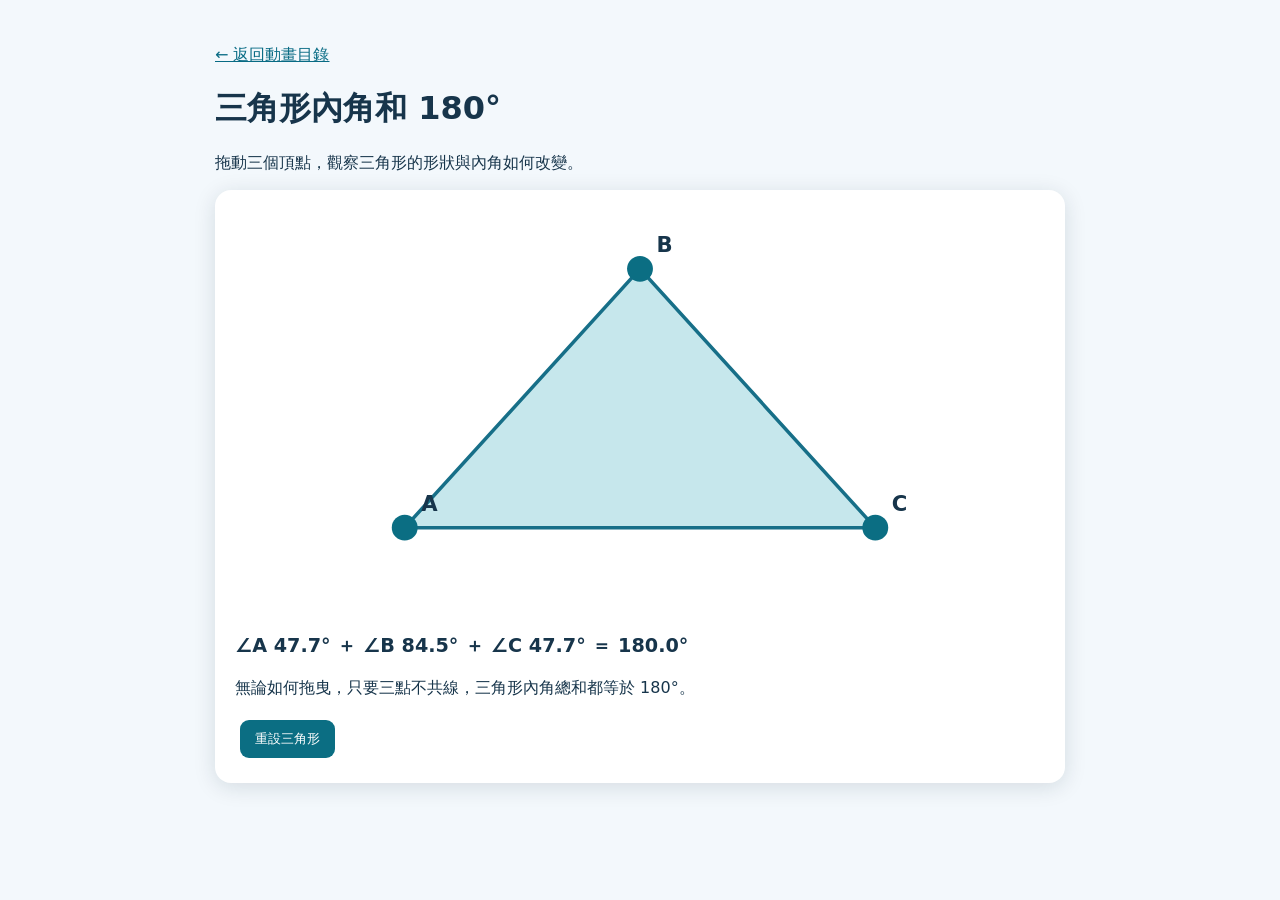
<file: animations/triangle-angles.html>
<!doctype html><html lang="zh-Hant"><head><meta charset="utf-8"><meta name="viewport" content="width=device-width,initial-scale=1"><title>三角形內角和 180°</title><style>body{font-family:system-ui,'Microsoft JhengHei',sans-serif;background:#f3f8fc;color:#17354b;max-width:850px;margin:25px auto;padding:20px}a{color:#086b84}.panel{background:white;padding:20px;border-radius:16px;box-shadow:0 4px 22px #1232}svg{width:100%;max-height:400px}button{padding:10px 15px;margin:5px;border:0;border-radius:9px;background:#0b6e83;color:white;cursor:pointer}.info{font-size:1.2rem;font-weight:700}</style></head><body><a href="../index.html">← 返回動畫目錄</a><h1>三角形內角和 180°</h1><p>拖動三個頂點，觀察三角形的形狀與內角如何改變。</p><div class="panel"><svg id="svg" viewBox="0 0 600 340" role="img" aria-label="可拖曳三角形"><polygon id="tri" fill="#80cbd4" fill-opacity=".45" stroke="#176f88" stroke-width="3"/><g id="dots"></g><g id="labels" font-size="18" fill="#17354b" font-weight="bold"></g></svg><p id="angles" class="info"></p><p>無論如何拖曳，只要三點不共線，三角形內角總和都等於 180°。</p><button id="reset">重設三角形</button></div><script>const svg=document.querySelector('#svg'),poly=document.querySelector('#tri'),dots=document.querySelector('#dots'),labels=document.querySelector('#labels'),out=document.querySelector('#angles');let pts=[[100,270],[300,50],[500,270]],drag=-1;function angle(a,b,c){let u=[a[0]-b[0],a[1]-b[1]],v=[c[0]-b[0],c[1]-b[1]],dot=u[0]*v[0]+u[1]*v[1],m=Math.hypot(...u)*Math.hypot(...v);return Math.acos(Math.max(-1,Math.min(1,dot/m)))*180/Math.PI}function render(){poly.setAttribute('points',pts.map(p=>p.join(',')).join(' '));dots.replaceChildren();labels.replaceChildren();pts.forEach((p,i)=>{let c=document.createElementNS('http://www.w3.org/2000/svg','circle');c.setAttribute('cx',p[0]);c.setAttribute('cy',p[1]);c.setAttribute('r',11);c.setAttribute('fill','#0b6e83');c.style.cursor='grab';c.addEventListener('pointerdown',e=>{drag=i;c.setPointerCapture(e.pointerId)});c.addEventListener('pointermove',e=>{if(drag!==i)return;const pt=svg.createSVGPoint();pt.x=e.clientX;pt.y=e.clientY;const t=pt.matrixTransform(svg.getScreenCTM().inverse());const next=[Math.max(15,Math.min(585,t.x)),Math.max(15,Math.min(325,t.y))];const test=pts.map((v,j)=>j===i?next:v);const area=Math.abs((test[1][0]-test[0][0])*(test[2][1]-test[0][1])-(test[2][0]-test[0][0])*(test[1][1]-test[0][1]));if(area>1200){pts[i]=next;render()}});c.addEventListener('pointerup',()=>drag=-1);c.addEventListener('pointercancel',()=>drag=-1);dots.append(c);let t=document.createElementNS('http://www.w3.org/2000/svg','text');t.textContent='ABC'[i];t.setAttribute('x',p[0]+14);t.setAttribute('y',p[1]-14);labels.append(t)});let a=angle(pts[1],pts[0],pts[2]),b=angle(pts[0],pts[1],pts[2]),c=angle(pts[0],pts[2],pts[1]);out.textContent=`∠A ${a.toFixed(1)}° ＋ ∠B ${b.toFixed(1)}° ＋ ∠C ${c.toFixed(1)}° ＝ ${(a+b+c).toFixed(1)}°`}document.querySelector('#reset').onclick=()=>{pts=[[100,270],[300,50],[500,270]];render()};render()</script></body></html>
</file>
<file: style.css>
:root{font-family:system-ui,-apple-system,"Noto Sans TC","Microsoft JhengHei",sans-serif;color:#172a3b;background:#f5f8fb}*{box-sizing:border-box}body{margin:0}header{background:linear-gradient(130deg,#102c49,#124d66);color:white}.top{max-width:1120px;margin:auto;padding:19px 24px;display:flex;align-items:center;justify-content:space-between;gap:12px}.brand{color:white;text-decoration:none;font-size:1.15rem;font-weight:800}.tag{font-size:.85rem;opacity:.78}.hero{max-width:1120px;margin:auto;padding:48px 24px 66px;display:flex;justify-content:space-between;align-items:center;gap:20px}.eyebrow{color:#76d8d0;font-weight:800;letter-spacing:.2em;font-size:.75rem}.hero h1{font-size:clamp(2rem,5vw,3.3rem);margin:8px 0}.hero p{line-height:1.7}.orb{font-size:6rem;color:#8be2dd;opacity:.8}main{max-width:1120px;margin:-25px auto 60px;padding:0 24px;position:relative}.tools{background:white;border:1px solid #e3eaf0;border-radius:18px;padding:22px;box-shadow:0 8px 28px #173a5314}.tools label{display:block;font-weight:750;margin-bottom:9px}input{font:inherit;width:100%;padding:14px 16px;border:1px solid #cad6e1;border-radius:10px;outline-color:#158c95}.filters{display:flex;flex-wrap:wrap;gap:9px;margin-top:17px}.filters button{border:1px solid #d4e1e7;background:#f6fafb;color:#345166;padding:9px 14px;border-radius:999px;cursor:pointer;font:inherit}.filters button.active{background:#0c6075;color:white;border-color:#0c6075}.summary{display:flex;justify-content:space-between;align-items:center;margin:29px 0 16px}.summary h2{font-size:1.35rem;margin:0}.summary span{color:#6d7d8b}.cards{display:grid;grid-template-columns:repeat(auto-fill,minmax(255px,1fr));gap:17px}.card{background:white;border:1px solid #e2eaf0;border-radius:16px;overflow:hidden;box-shadow:0 4px 16px #173a530b;display:flex;flex-direction:column}.visual{height:138px;display:flex;align-items:center;justify-content:center;font-size:3.7rem;background:linear-gradient(135deg,#e6f6f5,#e7edf8)}.card-body{padding:19px;display:flex;flex-direction:column;flex:1}.meta{color:#16798a;font-size:.79rem;font-weight:750}.card h3{margin:10px 0;font-size:1.15rem}.card p{color:#627282;line-height:1.65;font-size:.9rem;flex:1}.card a{display:inline-block;color:#075e75;font-weight:800;text-decoration:none;padding:10px 0}.card a:hover{text-decoration:underline}.empty{padding:50px 20px;text-align:center;color:#637486}footer{padding:25px;text-align:center;color:#6d7d8b;border-top:1px solid #e1e9ee;font-size:.85rem}footer a{color:inherit}@media(max-width:600px){.tag,.orb{display:none}.hero{padding:34px 24px 54px}.cards{grid-template-columns:1fr}.tools{padding:17px}}
</file>
